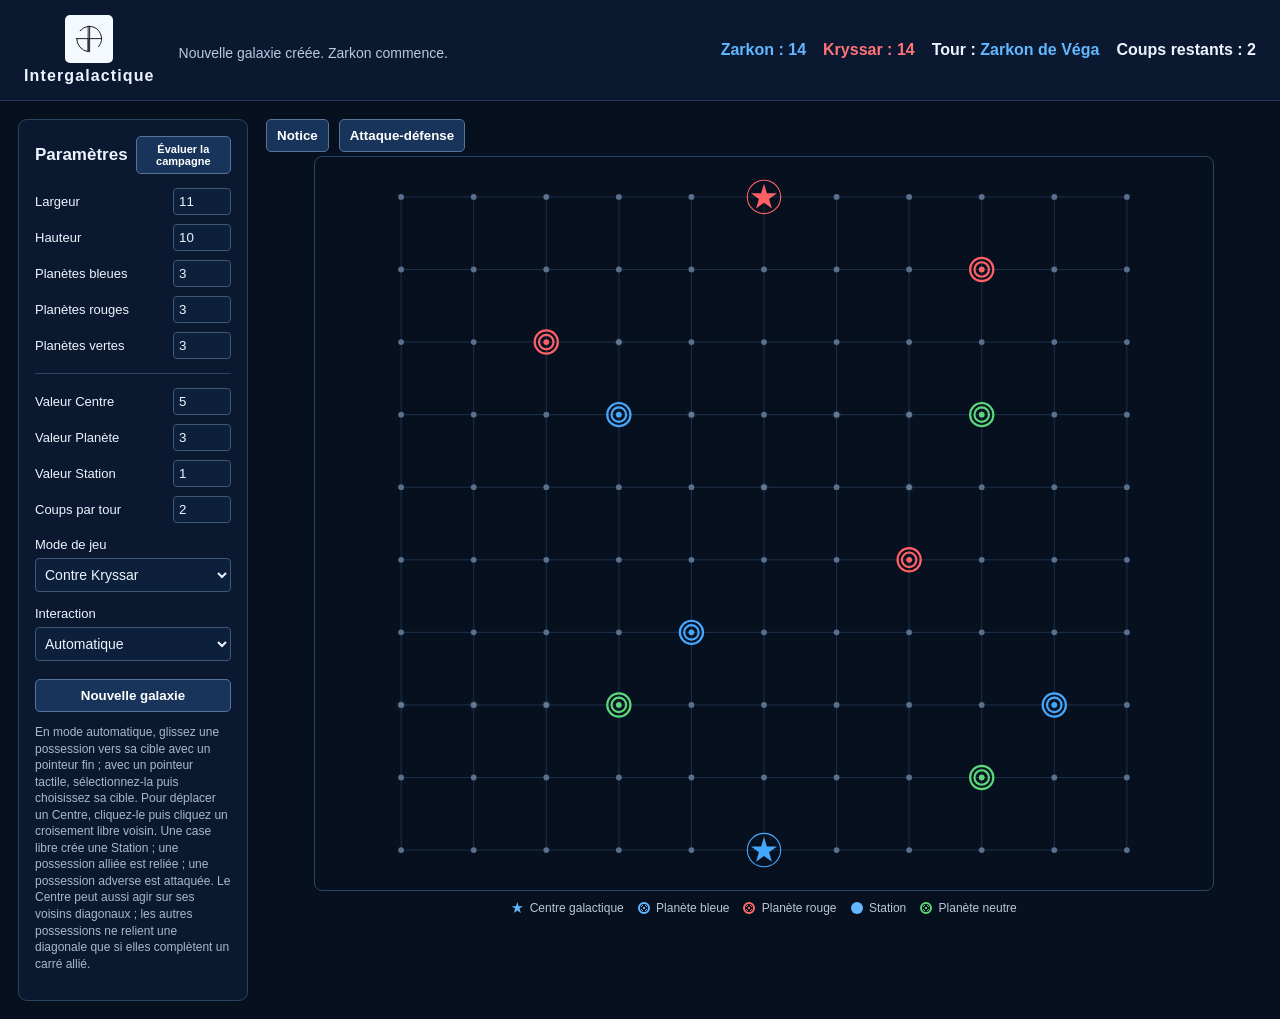
<file: index.html>
<!doctype html>
<html lang="fr">
<head>
  <meta charset="utf-8">
  <meta name="viewport" content="width=device-width, initial-scale=1">
  <meta name="theme-color" content="#0b1930">
  <meta name="apple-mobile-web-app-capable" content="yes">
  <meta name="apple-mobile-web-app-status-bar-style" content="black-translucent">
  <title>INTERGALACTIQUE — prototype de réseaux</title>
  <link rel="manifest" href="manifest.webmanifest">
  <link rel="apple-touch-icon" href="icon-192.png">
  <link rel="stylesheet" href="styles.css">
</head>
<body>
  <header class="barre-haute">
    <div class="marque">
      <img class="logo-ja" src="logo-ja.svg" alt="Logo JA">
      <h1>Intergalactique</h1>
      <section id="mise-a-jour" class="mise-a-jour" role="status" hidden>
        <span id="message-mise-a-jour"></span>
        <button id="actualiser-application" type="button">Actualiser l’application</button>
      </section>
    </div>
    <div class="etat-partie">
      <p id="statut" role="status">Préparation de la galaxie…</p>
    </div>
    <div class="scores" aria-label="Scores potentiels">
      <span class="bleu">Zarkon : <output id="score-blue">0</output></span>
      <span class="rouge">Kryssar : <output id="score-red">0</output></span>
      <span>Tour : <strong id="joueur-actif" class="bleu">Zarkon</strong></span>
      <span>Coups restants : <output id="coups-restants">2</output></span>
    </div>
  </header>

  <main>
    <aside class="panneau" aria-label="Paramètres de la galaxie">
      <div class="panneau-entete">
        <h2>Paramètres</h2>
        <button id="evaluer-campagne" type="button">Évaluer la campagne</button>
      </div>
      <label>Largeur <input id="largeur" type="number" min="3" max="30" step="2" value="11"></label>
      <label>Hauteur <input id="hauteur" type="number" min="3" max="30" value="10"></label>
      <label>Planètes bleues <input id="planetes-blue" type="number" min="0" max="100" value="3"></label>
      <label>Planètes rouges <input id="planetes-red" type="number" min="0" max="100" value="3"></label>
      <label>Planètes vertes <input id="planetes-green" type="number" min="0" max="100" value="3"></label>
      <hr>
      <label>Valeur Centre <input id="valeur-centre" type="number" min="0" step="0.5" value="5"></label>
      <label>Valeur Planète <input id="valeur-planete" type="number" min="0" step="0.5" value="3"></label>
      <label>Valeur Station <input id="valeur-station" type="number" min="0" step="0.5" value="1"></label>
      <label>Coups par tour <input id="coups-par-tour" type="number" min="1" max="20" step="1" value="2"></label>
      <div class="mode-jeu">
        <label for="mode-jeu">Mode de jeu</label>
        <select id="mode-jeu">
          <option value="computer">Contre Kryssar</option>
          <option value="two-players">Seul dans la galaxie</option>
        </select>
      </div>
      <div class="mode-jeu">
        <label for="mode-interaction">Interaction</label>
        <select id="mode-interaction">
          <option value="auto">Automatique</option>
          <option value="drag">Glisser-déposer</option>
          <option value="selection">Sélection</option>
        </select>
      </div>
      <button id="nouvelle-galaxie" type="button">Nouvelle galaxie</button>
      <p class="aide">En mode automatique, glissez une possession vers sa cible avec un pointeur fin ; avec un pointeur tactile, sélectionnez-la puis choisissez sa cible. Pour déplacer un Centre, cliquez-le puis cliquez un croisement libre voisin. Une case libre crée une Station ; une possession alliée est reliée ; une possession adverse est attaquée. Le Centre peut aussi agir sur ses voisins diagonaux ; les autres possessions ne relient une diagonale que si elles complètent un carré allié.</p>
    </aside>

    <section class="zone-jeu" aria-label="Grille galactique">
      <div class="outils">
        <button id="notice" type="button">Notice</button>
        <button id="attaque-defense" type="button">Attaque-défense</button>
      </div>
      <svg id="grille" viewBox="0 0 1000 1000" role="img" aria-label="Grille des réseaux galactiques"></svg>
      <section class="legende" aria-label="Légende">
        <span><i class="symbole centre bleu"></i> Centre galactique</span>
        <span><i class="symbole planete bleu"></i> Planète bleue</span>
        <span><i class="symbole planete rouge"></i> Planète rouge</span>
        <span><i class="symbole station bleu"></i> Station</span>
        <span><i class="symbole planete vert"></i> Planète neutre</span>
      </section>
    </section>
  </main>

  <dialog id="decision-campagne" class="dialogue" aria-labelledby="titre-decision-campagne">
    <h2 id="titre-decision-campagne">Évaluer la campagne ?</h2>
    <p id="texte-decision-campagne">Souhaitez-vous continuer la partie ou terminer la campagne pour afficher le bilan actuel ?</p>
    <div class="actions-campagne" id="actions-decision-campagne">
      <button id="continuer-campagne" type="button">Continuer la partie</button>
      <button id="terminer-campagne" type="button">Terminer et afficher le bilan</button>
    </div>
    <section id="bilan-campagne" hidden aria-live="polite"></section>
    <div class="actions-campagne" id="actions-bilan-campagne" hidden>
      <button id="fermer-bilan" type="button">Fermer le bilan</button>
    </div>
  </dialog>

  <dialog id="attaque-defense-dialogue" class="dialogue" aria-labelledby="titre-attaque-defense">
    <h2 id="titre-attaque-defense">Attaque-défense</h2>
    <p>Une Planète attaque avec ses liaisons spatiales ; elle se défend avec tout son réseau si elle est reliée à son Centre, sinon avec ses liaisons spatiales.</p>
    <p>Une Station spatiale attaque avec tout son réseau si elle est reliée à son Centre, sinon avec ses liaisons spatiales ; elle se défend avec ses liaisons spatiales.</p>
    <form method="dialog" class="actions-campagne"><button type="submit">Fermer</button></form>
  </dialog>

  <dialog id="notice-dialogue" class="dialogue" aria-labelledby="titre-notice">
    <h2 id="titre-notice">Notice</h2>
    <h3>Victoire</h3>
    <p>La victoire est acquise en capturant le Centre galactique de l’adversaire, avec une planète ou une station reliée à son Centre galactique.</p>
    <h3>Actions possibles</h3>
    <ul>
      <li><strong>Créer une Station et sa liaison spatiale :</strong> glisser-déposer une possession alliée vers un croisement libre voisin.</li>
      <li><strong>Conquérir une Planète verte :</strong> glisser-déposer une possession alliée vers la Planète verte voisine.</li>
      <li><strong>Relier deux possessions alliées :</strong> glisser-déposer l’une vers l’autre.</li>
      <li><strong>Relier en diagonale avec une Planète ou une Station :</strong> les quatre coins du carré doivent être alliés.</li>
      <li><strong>Attaquer une possession adverse :</strong> glisser-déposer une possession alliée vers elle.</li>
      <li><strong>Créer ou attaquer en diagonale avec le Centre :</strong> glisser-déposer le Centre vers l’un de ses quatre voisins diagonaux.</li>
      <li><strong>Annuler le dernier coup avant le tour adverse :</strong> pendant les 2 secondes d’attente, double-cliquez sur la nouvelle liaison spatiale.</li>
      <li><strong>Déplacer le Centre (saut) :</strong> clic gauche sur votre Centre, puis clic gauche sur un croisement libre voisin, orthogonal ou diagonal.</li>
      <li><strong>Afficher la valeur d’un Centre, d’une Planète ou d’une Station :</strong> simple clic gauche.</li>
      <li><strong>Afficher la valeur d’un réseau :</strong> clic gauche ou droit sur une de ses liaisons spatiales.</li>
      <li><strong>Lire les règles de combat :</strong> bouton <strong>Attaque-défense</strong>.</li>
      <li><strong>Créer une nouvelle partie :</strong> bouton <strong>Nouvelle galaxie</strong>.</li>
      <li><strong>Mettre l’application à jour :</strong> lorsque le message l’indique, bouton <strong>Actualiser l’application</strong>.</li>
    </ul>
    <form method="dialog" class="actions-campagne"><button type="submit">Fermer</button></form>
  </dialog>

  <script src="config.js"></script>
  <script src="game-state.js"></script>
  <script src="network-engine.js"></script>
  <script src="rules.js"></script>
  <script src="renderer.js"></script>
  <script src="ai.js"></script>
  <script src="app.js"></script>
  <script src="pwa.js"></script>
  <script>
    document.getElementById('notice').addEventListener('click', () => document.getElementById('notice-dialogue').showModal());
    document.getElementById('attaque-defense').addEventListener('click', () => document.getElementById('attaque-defense-dialogue').showModal());
  </script>
</body>
</html>
</file>
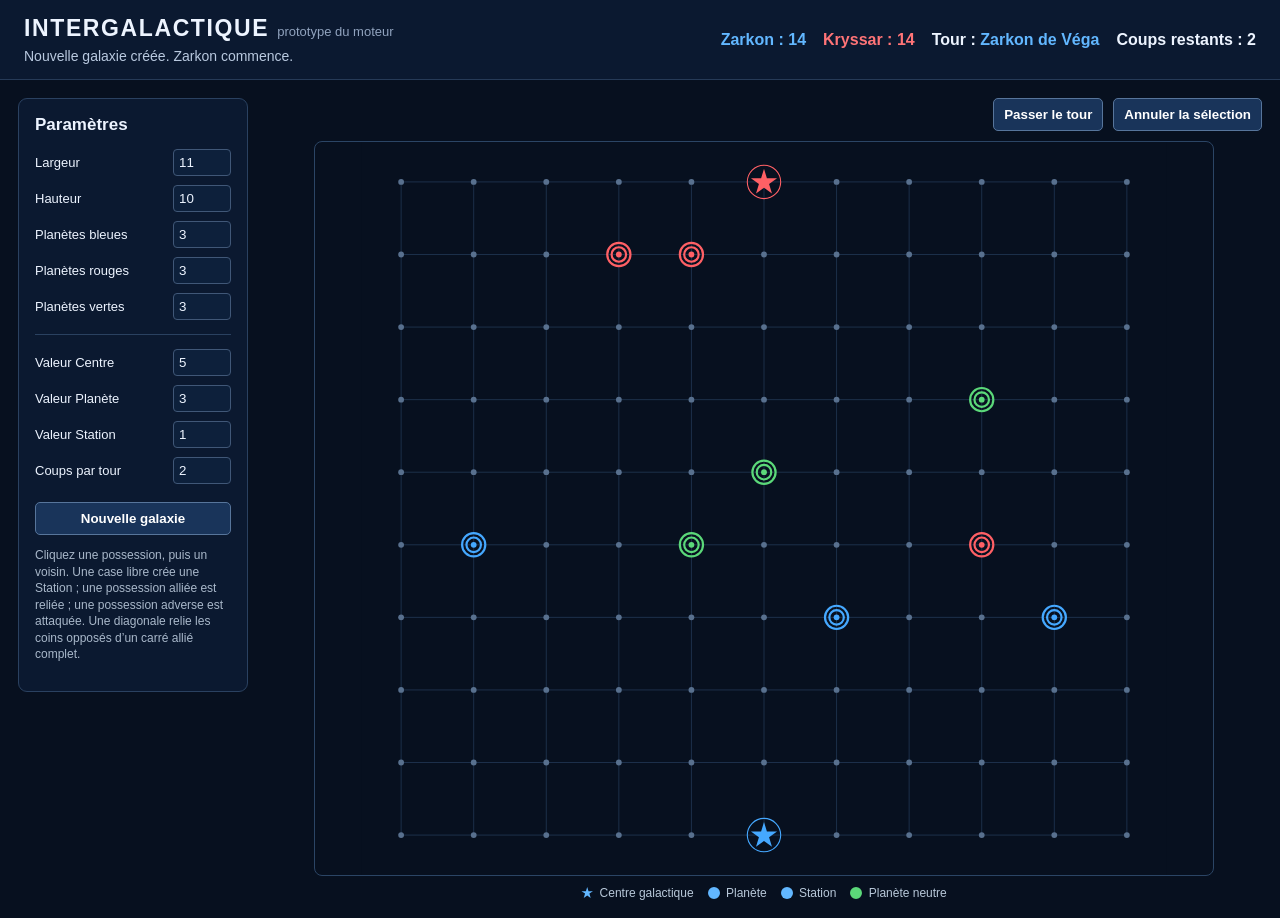
<file: sauvegardes/2026-10-05-distribution-equilibree/index.html>
<!doctype html>
<html lang="fr">
<head>
  <meta charset="utf-8">
  <meta name="viewport" content="width=device-width, initial-scale=1">
  <title>INTERGALACTIQUE — prototype de réseaux</title>
  <link rel="stylesheet" href="styles.css">
</head>
<body>
  <header class="barre-haute">
    <div>
      <h1>INTERGALACTIQUE <span>prototype du moteur</span></h1>
      <p id="statut" role="status">Préparation de la galaxie…</p>
    </div>
    <div class="scores" aria-label="Scores potentiels">
      <span class="bleu">Zarkon : <output id="score-blue">0</output></span>
      <span class="rouge">Kryssar : <output id="score-red">0</output></span>
      <span>Tour : <strong id="joueur-actif" class="bleu">Zarkon</strong></span>
      <span>Coups restants : <output id="coups-restants">2</output></span>
    </div>
  </header>

  <main>
    <aside class="panneau" aria-label="Paramètres de la galaxie">
      <h2>Paramètres</h2>
      <label>Largeur <input id="largeur" type="number" min="3" max="30" step="2" value="11"></label>
      <label>Hauteur <input id="hauteur" type="number" min="3" max="30" value="10"></label>
      <label>Planètes bleues <input id="planetes-blue" type="number" min="0" max="100" value="3"></label>
      <label>Planètes rouges <input id="planetes-red" type="number" min="0" max="100" value="3"></label>
      <label>Planètes vertes <input id="planetes-green" type="number" min="0" max="100" value="3"></label>
      <hr>
      <label>Valeur Centre <input id="valeur-centre" type="number" min="0" step="0.5" value="5"></label>
      <label>Valeur Planète <input id="valeur-planete" type="number" min="0" step="0.5" value="3"></label>
      <label>Valeur Station <input id="valeur-station" type="number" min="0" step="0.5" value="1"></label>
      <label>Coups par tour <input id="coups-par-tour" type="number" min="1" max="20" step="1" value="2"></label>
      <button id="nouvelle-galaxie" type="button">Nouvelle galaxie</button>
      <p class="aide">Cliquez une possession, puis un voisin. Une case libre crée une Station ; une possession alliée est reliée ; une possession adverse est attaquée. Une diagonale relie les coins opposés d’un carré allié complet.</p>
    </aside>

    <section class="zone-jeu" aria-label="Grille galactique">
      <div class="outils">
        <button id="passer-tour" type="button">Passer le tour</button>
        <button id="effacer-selection" type="button">Annuler la sélection</button>
      </div>
      <svg id="grille" viewBox="0 0 1000 1000" role="img" aria-label="Grille des réseaux galactiques"></svg>
      <section class="legende" aria-label="Légende">
        <span><i class="symbole centre bleu"></i> Centre galactique</span>
        <span><i class="symbole planete bleu"></i> Planète</span>
        <span><i class="symbole station bleu"></i> Station</span>
        <span><i class="symbole planete vert"></i> Planète neutre</span>
      </section>
    </section>
  </main>

  <script src="config.js"></script>
  <script src="game-state.js"></script>
  <script src="network-engine.js"></script>
  <script src="rules.js"></script>
  <script src="renderer.js"></script>
  <script src="app.js"></script>
</body>
</html>
</file>
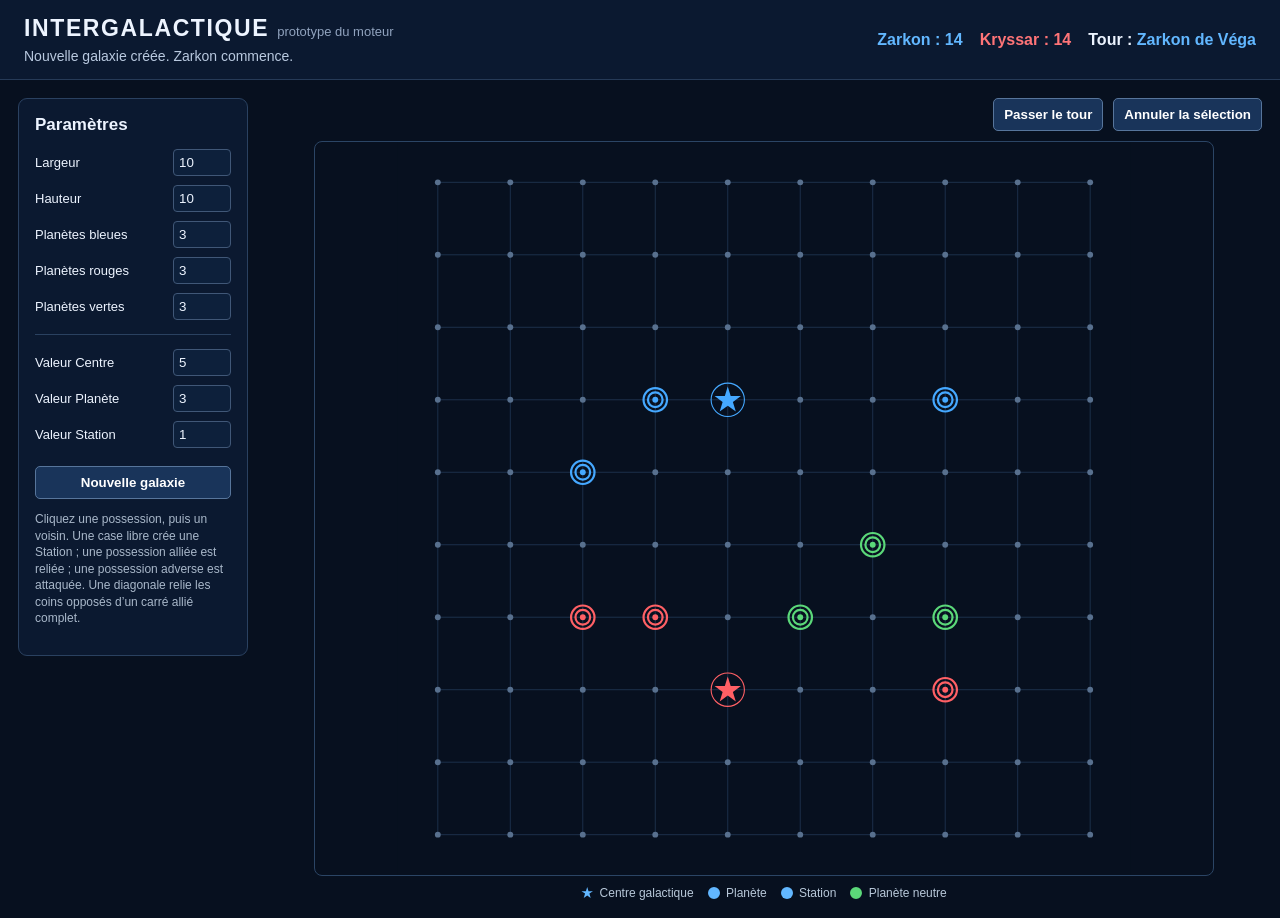
<file: sauvegardes/2026-10-05-placement-equilibre/index.html>
<!doctype html>
<html lang="fr">
<head>
  <meta charset="utf-8">
  <meta name="viewport" content="width=device-width, initial-scale=1">
  <title>INTERGALACTIQUE — prototype de réseaux</title>
  <link rel="stylesheet" href="styles.css">
</head>
<body>
  <header class="barre-haute">
    <div>
      <h1>INTERGALACTIQUE <span>prototype du moteur</span></h1>
      <p id="statut" role="status">Préparation de la galaxie…</p>
    </div>
    <div class="scores" aria-label="Scores potentiels">
      <span class="bleu">Zarkon : <output id="score-blue">0</output></span>
      <span class="rouge">Kryssar : <output id="score-red">0</output></span>
      <span>Tour : <strong id="joueur-actif" class="bleu">Zarkon</strong></span>
    </div>
  </header>

  <main>
    <aside class="panneau" aria-label="Paramètres de la galaxie">
      <h2>Paramètres</h2>
      <label>Largeur <input id="largeur" type="number" min="7" max="30" value="10"></label>
      <label>Hauteur <input id="hauteur" type="number" min="7" max="30" value="10"></label>
      <label>Planètes bleues <input id="planetes-blue" type="number" min="0" max="100" value="3"></label>
      <label>Planètes rouges <input id="planetes-red" type="number" min="0" max="100" value="3"></label>
      <label>Planètes vertes <input id="planetes-green" type="number" min="0" max="100" value="3"></label>
      <hr>
      <label>Valeur Centre <input id="valeur-centre" type="number" min="0" step="0.5" value="5"></label>
      <label>Valeur Planète <input id="valeur-planete" type="number" min="0" step="0.5" value="3"></label>
      <label>Valeur Station <input id="valeur-station" type="number" min="0" step="0.5" value="1"></label>
      <button id="nouvelle-galaxie" type="button">Nouvelle galaxie</button>
      <p class="aide">Cliquez une possession, puis un voisin. Une case libre crée une Station ; une possession alliée est reliée ; une possession adverse est attaquée. Une diagonale relie les coins opposés d’un carré allié complet.</p>
    </aside>

    <section class="zone-jeu" aria-label="Grille galactique">
      <div class="outils">
        <button id="passer-tour" type="button">Passer le tour</button>
        <button id="effacer-selection" type="button">Annuler la sélection</button>
      </div>
      <svg id="grille" viewBox="0 0 1000 1000" role="img" aria-label="Grille des réseaux galactiques"></svg>
      <section class="legende" aria-label="Légende">
        <span><i class="symbole centre bleu"></i> Centre galactique</span>
        <span><i class="symbole planete bleu"></i> Planète</span>
        <span><i class="symbole station bleu"></i> Station</span>
        <span><i class="symbole planete vert"></i> Planète neutre</span>
      </section>
    </section>
  </main>

  <script src="config.js"></script>
  <script src="game-state.js"></script>
  <script src="network-engine.js"></script>
  <script src="rules.js"></script>
  <script src="renderer.js"></script>
  <script src="app.js"></script>
</body>
</html>
</file>
<file: styles.css>
:root { color-scheme: dark; font-family: Arial, sans-serif; background: #07101f; color: #edf4ff; }
* { box-sizing: border-box; }
body { margin: 0; min-height: 100vh; }
.barre-haute { display: flex; justify-content: space-between; align-items: center; gap: 24px; padding: 15px 24px; border-bottom: 1px solid #263a57; background: #0b1930; }
.marque { position: relative; display: grid; justify-items: center; gap: 4px; } .logo-ja { width: 48px; height: 48px; padding: 4px; border-radius: 5px; background: #f4f8ff; } h1 { margin: 0; font-size: 16px; letter-spacing: .07em; } .etat-partie { flex: 1; } #statut { margin: 6px 0 0; color: #b9c9df; font-size: 14px; }
#statut.valeur-blue, #statut.valeur-red, #statut.valeur-green { font-size: 18px; font-weight: bold; } #statut.valeur-blue { color: #62b7ff; } #statut.valeur-red { color: #ff7477; } #statut.valeur-green { color: #5bd879; }
.mise-a-jour { position: absolute; top: calc(100% + 4px); left: 50%; z-index: 2; display: flex; align-items: center; gap: 6px; width: max-content; padding: 3px 5px; border: 1px solid #52789e; border-radius: 5px; background: #183a5b; color: #eaf5ff; font-size: 11px; white-space: nowrap; transform: translateX(-50%); } .mise-a-jour[hidden] { display: none; } .mise-a-jour button { padding: 3px 6px; font-size: 11px; background: #2b5d86; }
.scores { display: flex; flex-wrap: wrap; justify-content: flex-end; gap: 17px; font-weight: bold; } .bleu, .blue { color: #62b7ff; } .rouge, .red { color: #ff7477; }
main { display: grid; grid-template-columns: 230px minmax(0, 1fr); gap: 18px; max-width: 1400px; margin: 0 auto; padding: 18px; }
.panneau { align-self: start; padding: 16px; border: 1px solid #2a4160; border-radius: 9px; background: #0b1930; } .panneau h2 { margin: 0; font-size: 17px; } .panneau-entete { display: flex; align-items: center; justify-content: space-between; gap: 8px; margin-bottom: 14px; } #evaluer-campagne { padding: 6px 8px; font-size: 11px; }
label { display: grid; grid-template-columns: 1fr 58px; gap: 8px; align-items: center; margin: 9px 0; font-size: 13px; } input, select { width: 100%; padding: 5px; border: 1px solid #405777; border-radius: 4px; background: #0d203b; color: inherit; } .mode-jeu { margin: 14px 0 9px; } .mode-jeu label { display: block; margin: 0 0 6px; } .mode-jeu select { min-height: 34px; font-size: 14px; } hr { border: 0; border-top: 1px solid #2a4160; margin: 14px 0; }
button { padding: 8px 10px; border: 1px solid #57759b; border-radius: 5px; background: #19345a; color: #fff; font-weight: bold; cursor: pointer; } button:hover { background: #244a7d; } #nouvelle-galaxie { width: 100%; margin-top: 9px; } .aide { color: #a9b8ca; font-size: 12px; line-height: 1.38; }
.actions-campagne { display: flex; justify-content: flex-end; flex-wrap: wrap; gap: 10px; margin-top: 20px; } .dialogue { width: min(680px, calc(100vw - 36px)); max-height: calc(100vh - 40px); overflow: auto; padding: 24px; border: 1px solid #57759b; border-radius: 10px; background: #0b1930; color: #edf4ff; line-height: 1.5; } .dialogue::backdrop { background: rgb(0 0 0 / 70%); } .dialogue h2 { margin-top: 0; } #bilan-campagne li { margin: 8px 0; }
.zone-jeu { min-width: 0; } .outils { display: flex; justify-content: flex-start; gap: 10px; margin-bottom: 4px; } #grille { display: block; width: min(100%, 900px); height: auto; max-height: calc(100vh - 165px); margin: auto; border: 1px solid #2b4565; border-radius: 8px; background: #07101f; }
.space { fill: #07101f; } .grid-lines line { stroke: #243c5b; stroke-width: 1; } .links line { stroke-linecap: round; } .link-visible { stroke-width: 6; pointer-events: none; } .link-hit { stroke-width: 18; cursor: context-menu; } .crossing, .piece { cursor: pointer; } .zone-selection { pointer-events: all; } .point-visible { fill: #58708e; pointer-events: none; } .crossing:hover .point-visible { fill: #d8ebff; } .constellation-stars { pointer-events: none; } .constellation-group { opacity: .08; animation: constellation-cycle 10s ease-in-out var(--constellation-delay) infinite; } .constellation-star { fill: #d9edff; filter: drop-shadow(0 0 3px #b9e3ff); } @keyframes constellation-cycle { 0%, 100% { opacity: .08; } 25% { opacity: .9; } 45% { opacity: .08; } } .centre-ring { stroke-width: 1.5; pointer-events: none; } .piece.selected > :not(.zone-selection) { filter: drop-shadow(0 0 8px white); } .piece.pressed > :not(.zone-selection) { fill: #fff; stroke: #fff; } .piece.dragging-center { cursor: grabbing; } .piece.planet circle:not(.zone-selection) { stroke-width: 3; } .piece.station circle:not(.zone-selection) { stroke: #e9f5ff; stroke-width: 1; } .piece.station.pressed circle:not(.zone-selection) { stroke: #fff; }
.legende { display: flex; flex-wrap: wrap; justify-content: center; gap: 14px; margin-top: 10px; color: #b8c8d9; font-size: 12px; } .symbole { display: inline-block; width: 12px; height: 12px; vertical-align: -2px; margin-right: 3px; } .symbole.centre { clip-path: polygon(50% 0%, 61% 35%, 98% 35%, 68% 55%, 79% 92%, 50% 70%, 21% 92%, 32% 55%, 2% 35%, 39% 35%); } .symbole.planete { border: 2px solid currentColor; border-radius: 50%; } .symbole.station { border-radius: 50%; } .symbole.bleu { background: #62b7ff; color: #62b7ff; } .symbole.rouge { background: #ff6b6b; color: #ff6b6b; } .symbole.vert { background: #5bd879; color: #5bd879; } .symbole.planete.bleu, .symbole.planete.rouge, .symbole.planete.vert { background: radial-gradient(circle, currentColor 0 22%, transparent 24% 48%, currentColor 50% 60%, transparent 62%); }
@media (max-width: 760px) { .barre-haute { display: block; } .scores { justify-content: flex-start; margin-top: 10px; } main { grid-template-columns: 1fr; } .panneau { display: grid; grid-template-columns: 1fr 1fr; gap: 0 14px; } .panneau-entete, .panneau hr, .panneau .mode-jeu, .panneau .aide, #nouvelle-galaxie { grid-column: 1 / -1; } #grille { max-height: none; } }
</file>
<file: sauvegardes/2026-10-05-distribution-equilibree/styles.css>
:root { color-scheme: dark; font-family: Arial, sans-serif; background: #07101f; color: #edf4ff; }
* { box-sizing: border-box; }
body { margin: 0; min-height: 100vh; }
.barre-haute { display: flex; justify-content: space-between; align-items: center; gap: 24px; padding: 15px 24px; border-bottom: 1px solid #263a57; background: #0b1930; }
h1 { margin: 0; font-size: 23px; letter-spacing: .07em; } h1 span { color: #91a3be; font-size: 13px; font-weight: normal; letter-spacing: normal; } #statut { margin: 6px 0 0; color: #b9c9df; font-size: 14px; }
.scores { display: flex; flex-wrap: wrap; justify-content: flex-end; gap: 17px; font-weight: bold; } .bleu, .blue { color: #62b7ff; } .rouge, .red { color: #ff7477; }
main { display: grid; grid-template-columns: 230px minmax(0, 1fr); gap: 18px; max-width: 1400px; margin: 0 auto; padding: 18px; }
.panneau { align-self: start; padding: 16px; border: 1px solid #2a4160; border-radius: 9px; background: #0b1930; } .panneau h2 { margin: 0 0 14px; font-size: 17px; }
label { display: grid; grid-template-columns: 1fr 58px; gap: 8px; align-items: center; margin: 9px 0; font-size: 13px; } input { width: 100%; padding: 5px; border: 1px solid #405777; border-radius: 4px; background: #0d203b; color: inherit; } hr { border: 0; border-top: 1px solid #2a4160; margin: 14px 0; }
button { padding: 8px 10px; border: 1px solid #57759b; border-radius: 5px; background: #19345a; color: #fff; font-weight: bold; cursor: pointer; } button:hover { background: #244a7d; } #nouvelle-galaxie { width: 100%; margin-top: 9px; } .aide { color: #a9b8ca; font-size: 12px; line-height: 1.38; }
.zone-jeu { min-width: 0; } .outils { display: flex; justify-content: flex-end; gap: 10px; margin-bottom: 10px; } #grille { display: block; width: min(100%, 900px); height: auto; max-height: calc(100vh - 165px); margin: auto; border: 1px solid #2b4565; border-radius: 8px; background: #07101f; }
.space { fill: #07101f; } .grid-lines line { stroke: #243c5b; stroke-width: 1; } .links line { stroke-linecap: round; } .link-visible { stroke-width: 6; pointer-events: none; } .link-hit { stroke-width: 18; cursor: context-menu; } .crossing, .piece { cursor: pointer; } .zone-selection { pointer-events: all; } .point-visible { fill: #58708e; pointer-events: none; } .crossing:hover .point-visible { fill: #d8ebff; } .centre-ring { stroke-width: 1.5; pointer-events: none; } .piece.selected > :not(.zone-selection) { filter: drop-shadow(0 0 8px white); } .piece.pressed > :not(.zone-selection) { fill: #fff; stroke: #fff; } .piece.dragging-center { cursor: grabbing; } .piece.planet circle:not(.zone-selection) { stroke-width: 3; } .piece.station circle:not(.zone-selection) { stroke: #e9f5ff; stroke-width: 1; } .piece.station.pressed circle:not(.zone-selection) { stroke: #fff; }
.legende { display: flex; flex-wrap: wrap; justify-content: center; gap: 14px; margin-top: 10px; color: #b8c8d9; font-size: 12px; } .symbole { display: inline-block; width: 12px; height: 12px; vertical-align: -2px; margin-right: 3px; } .symbole.centre { clip-path: polygon(50% 0%, 61% 35%, 98% 35%, 68% 55%, 79% 92%, 50% 70%, 21% 92%, 32% 55%, 2% 35%, 39% 35%); } .symbole.planete { border: 2px solid currentColor; border-radius: 50%; } .symbole.station { border-radius: 50%; } .symbole.bleu { background: #62b7ff; color: #62b7ff; } .symbole.vert { background: #5bd879; color: #5bd879; }
@media (max-width: 760px) { .barre-haute { display: block; } .scores { justify-content: flex-start; margin-top: 10px; } main { grid-template-columns: 1fr; } .panneau { display: grid; grid-template-columns: 1fr 1fr; gap: 0 14px; } .panneau h2, .panneau hr, .panneau .aide, #nouvelle-galaxie { grid-column: 1 / -1; } #grille { max-height: none; } }
</file>
<file: sauvegardes/2026-10-05-placement-equilibre/styles.css>
:root { color-scheme: dark; font-family: Arial, sans-serif; background: #07101f; color: #edf4ff; }
* { box-sizing: border-box; }
body { margin: 0; min-height: 100vh; }
.barre-haute { display: flex; justify-content: space-between; align-items: center; gap: 24px; padding: 15px 24px; border-bottom: 1px solid #263a57; background: #0b1930; }
h1 { margin: 0; font-size: 23px; letter-spacing: .07em; } h1 span { color: #91a3be; font-size: 13px; font-weight: normal; letter-spacing: normal; } #statut { margin: 6px 0 0; color: #b9c9df; font-size: 14px; }
.scores { display: flex; flex-wrap: wrap; justify-content: flex-end; gap: 17px; font-weight: bold; } .bleu, .blue { color: #62b7ff; } .rouge, .red { color: #ff7477; }
main { display: grid; grid-template-columns: 230px minmax(0, 1fr); gap: 18px; max-width: 1400px; margin: 0 auto; padding: 18px; }
.panneau { align-self: start; padding: 16px; border: 1px solid #2a4160; border-radius: 9px; background: #0b1930; } .panneau h2 { margin: 0 0 14px; font-size: 17px; }
label { display: grid; grid-template-columns: 1fr 58px; gap: 8px; align-items: center; margin: 9px 0; font-size: 13px; } input { width: 100%; padding: 5px; border: 1px solid #405777; border-radius: 4px; background: #0d203b; color: inherit; } hr { border: 0; border-top: 1px solid #2a4160; margin: 14px 0; }
button { padding: 8px 10px; border: 1px solid #57759b; border-radius: 5px; background: #19345a; color: #fff; font-weight: bold; cursor: pointer; } button:hover { background: #244a7d; } #nouvelle-galaxie { width: 100%; margin-top: 9px; } .aide { color: #a9b8ca; font-size: 12px; line-height: 1.38; }
.zone-jeu { min-width: 0; } .outils { display: flex; justify-content: flex-end; gap: 10px; margin-bottom: 10px; } #grille { display: block; width: min(100%, 900px); max-height: calc(100vh - 165px); margin: auto; border: 1px solid #2b4565; border-radius: 8px; background: #07101f; }
.space { fill: #07101f; } .grid-lines line { stroke: #243c5b; stroke-width: 1; } .links line { stroke-linecap: round; } .link-visible { stroke-width: 6; pointer-events: none; } .link-hit { stroke-width: 18; cursor: context-menu; } .crossing, .piece { cursor: pointer; } .zone-selection { pointer-events: all; } .point-visible { fill: #58708e; pointer-events: none; } .crossing:hover .point-visible { fill: #d8ebff; } .centre-ring { stroke-width: 1.5; pointer-events: none; } .piece.selected > :not(.zone-selection) { filter: drop-shadow(0 0 8px white); } .piece.pressed > :not(.zone-selection) { fill: #fff; stroke: #fff; } .piece.planet circle:not(.zone-selection) { stroke-width: 3; } .piece.station circle:not(.zone-selection) { stroke: #e9f5ff; stroke-width: 1; } .piece.station.pressed circle:not(.zone-selection) { stroke: #fff; }
.legende { display: flex; flex-wrap: wrap; justify-content: center; gap: 14px; margin-top: 10px; color: #b8c8d9; font-size: 12px; } .symbole { display: inline-block; width: 12px; height: 12px; vertical-align: -2px; margin-right: 3px; } .symbole.centre { clip-path: polygon(50% 0%, 61% 35%, 98% 35%, 68% 55%, 79% 92%, 50% 70%, 21% 92%, 32% 55%, 2% 35%, 39% 35%); } .symbole.planete { border: 2px solid currentColor; border-radius: 50%; } .symbole.station { border-radius: 50%; } .symbole.bleu { background: #62b7ff; color: #62b7ff; } .symbole.vert { background: #5bd879; color: #5bd879; }
@media (max-width: 760px) { .barre-haute { display: block; } .scores { justify-content: flex-start; margin-top: 10px; } main { grid-template-columns: 1fr; } .panneau { display: grid; grid-template-columns: 1fr 1fr; gap: 0 14px; } .panneau h2, .panneau hr, .panneau .aide, #nouvelle-galaxie { grid-column: 1 / -1; } #grille { max-height: none; } }
</file>
